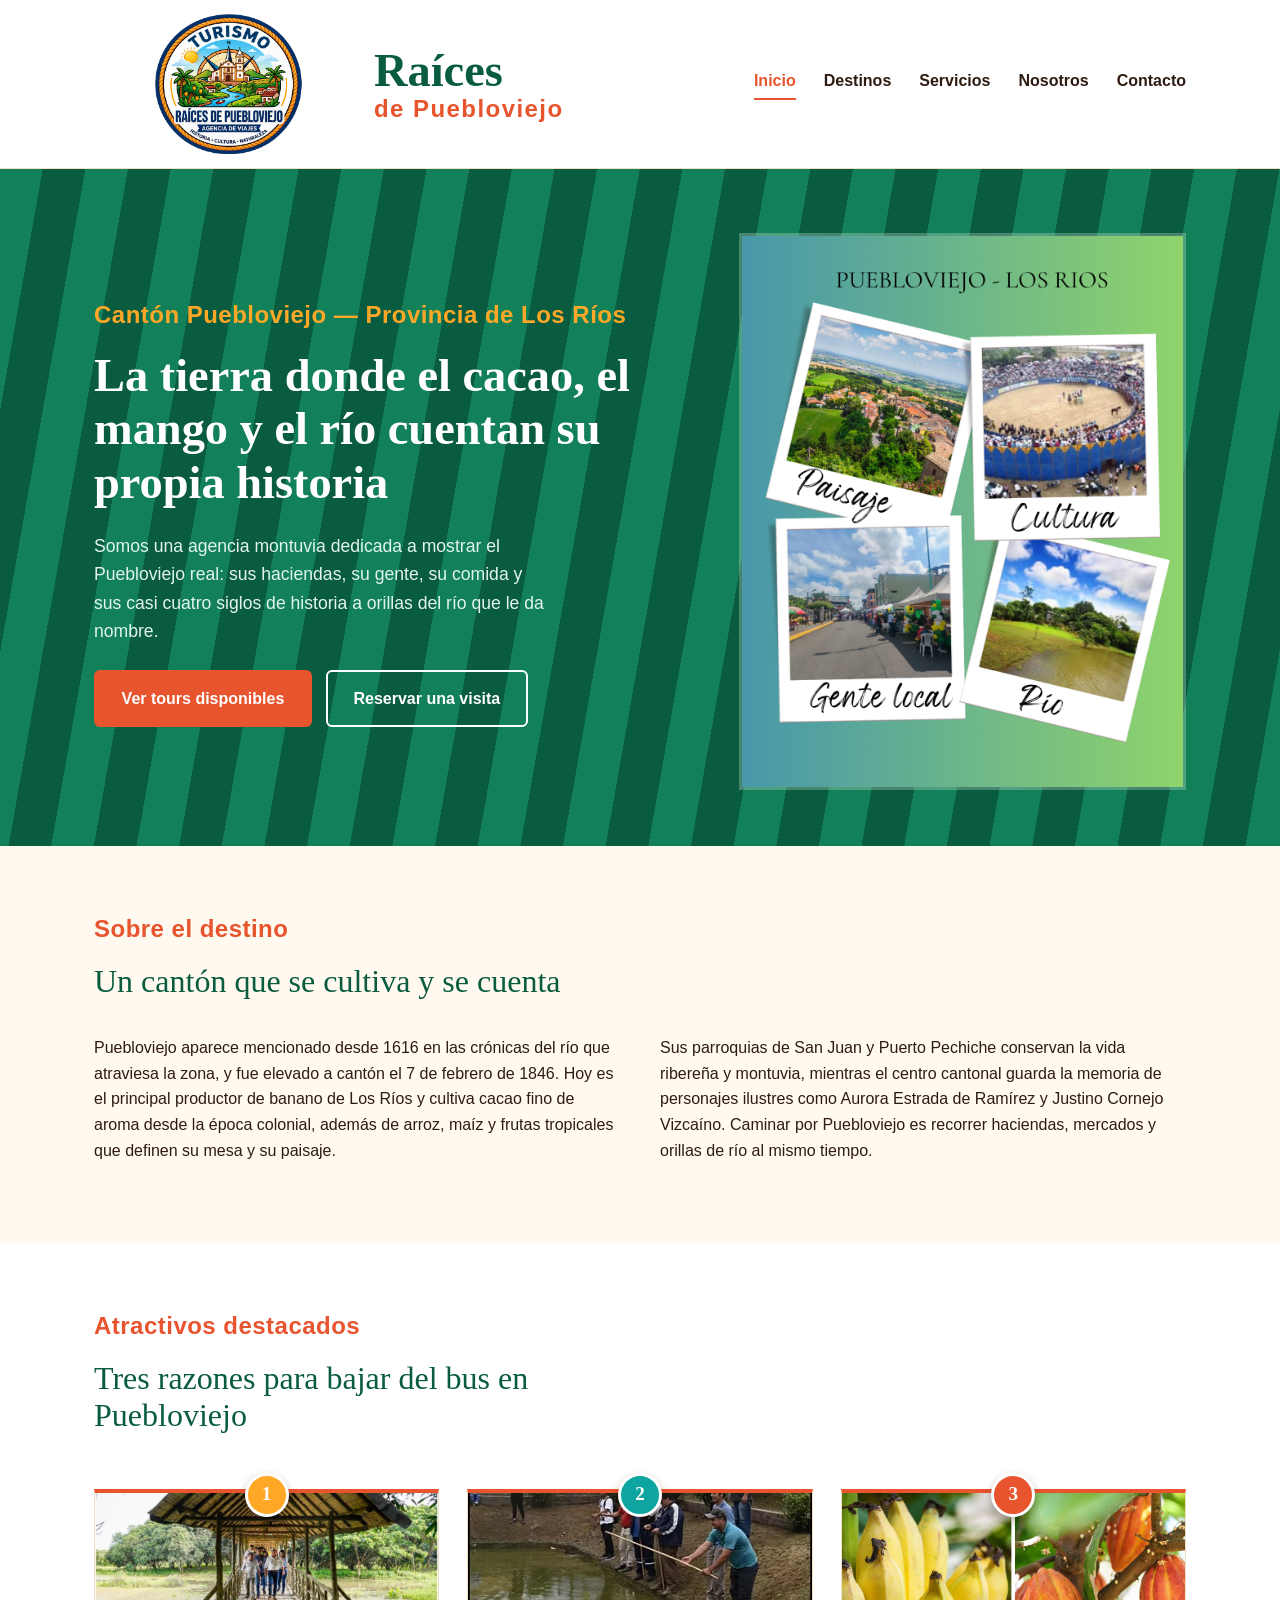
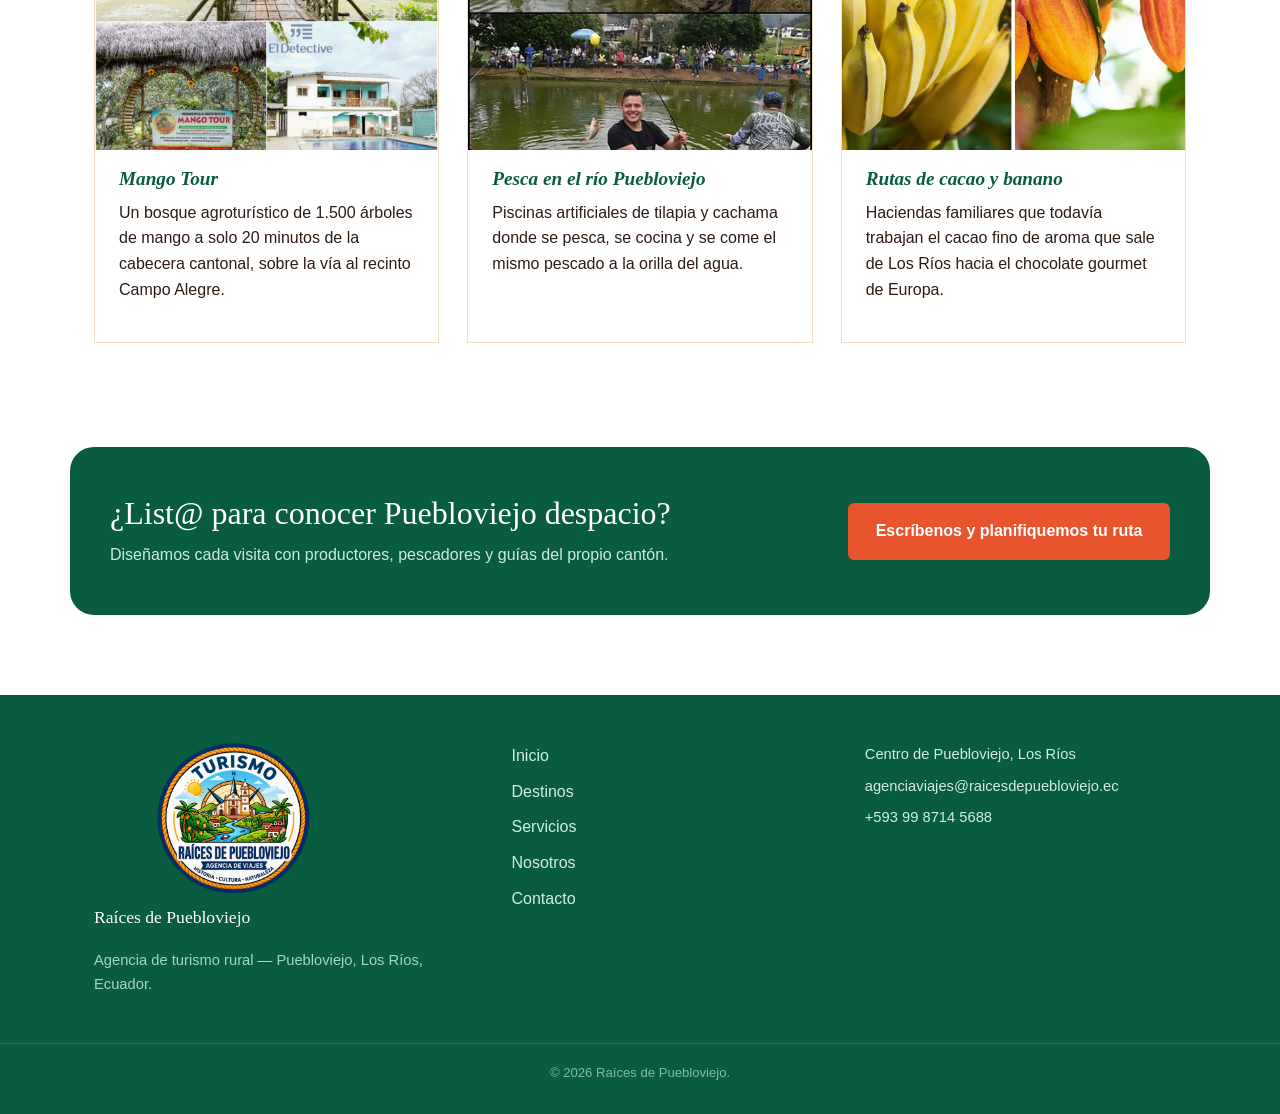
<file: index.html>
<!DOCTYPE html>
<html lang="es">
<head>
<meta charset="UTF-8">
<meta name="viewport" content="width=device-width, initial-scale=1.0">
<title>Raíces de Puebloviejo | Turismo rural, historia y sabor en Los Ríos</title>
<meta name="description" content="Agencia de turismo rural en Puebloviejo, Los Ríos. Tours de agroturismo, gastronomía montuvia, historia local y pesca deportiva a orillas del río Puebloviejo.">
<link rel="icon" href="images/mi-icono.jpg" type="image/jpeg">
<link rel="stylesheet" href="css/styles.css">
</head>
<body>

<header class="site-header">
  <div class="container header-inner">
    <a class="brand" href="index.html">
      <img src="images/mi-icono.png" alt="" class="brand-mark" width="270" height="140">
      <span class="brand-text">Raíces<em>de Puebloviejo</em></span>
    </a>
    <input type="checkbox" id="menu-toggle" class="menu-toggle-input">
    <label for="menu-toggle" class="menu-toggle-btn" aria-label="Abrir menú">
      <span></span><span></span><span></span>
    </label>
    <nav class="main-nav" aria-label="Navegación principal">
      <a href="index.html" class="active">Inicio</a>
      <a href="destinos.html">Destinos</a>
      <a href="servicios.html">Servicios</a>
      <a href="nosotros.html">Nosotros</a>
      <a href="contacto.html">Contacto</a>
    </nav>
  </div>
</header>

<main>

  <section class="hero">
    <div class="container hero-inner">
      <div class="hero-copy">
        <p class="eyebrow">Cantón Puebloviejo — Provincia de Los Ríos</p>
        <h1>La tierra donde el cacao, el mango y el río cuentan su propia historia</h1>
        <p class="hero-lead">Somos una agencia montuvia dedicada a mostrar el Puebloviejo real: sus haciendas, su gente, su comida y sus casi cuatro siglos de historia a orillas del río que le da nombre.</p>
        <div class="hero-actions">
          <a href="servicios.html" class="btn btn-primary">Ver tours disponibles</a>
          <a href="contacto.html" class="btn btn-outline">Reservar una visita</a>
        </div>
      </div>
      <div class="hero-art">
        <img src="images/hero.png" alt="Paisaje rural de Puebloviejo con cultivos y el río" class="hero-img">
      </div>
    </div>
  </section>

  <section class="section strip-bg">
    <div class="container">
      <div class="section-head">
        <p class="eyebrow">Sobre el destino</p>
        <h2>Un cantón que se cultiva y se cuenta</h2>
      </div>
      <div class="intro-grid">
        <p>Puebloviejo aparece mencionado desde 1616 en las crónicas del río que atraviesa la zona, y fue elevado a cantón el 7 de febrero de 1846. Hoy es el principal productor de banano de Los Ríos y cultiva cacao fino de aroma desde la época colonial, además de arroz, maíz y frutas tropicales que definen su mesa y su paisaje.</p>
        <p>Sus parroquias de San Juan y Puerto Pechiche conservan la vida ribereña y montuvia, mientras el centro cantonal guarda la memoria de personajes ilustres como Aurora Estrada de Ramírez y Justino Cornejo Vizcaíno. Caminar por Puebloviejo es recorrer haciendas, mercados y orillas de río al mismo tiempo.</p>
      </div>
    </div>
  </section>

  <section class="section">
    <div class="container">
      <div class="section-head">
        <p class="eyebrow">Atractivos destacados</p>
        <h2>Tres razones para bajar del bus en Puebloviejo</h2>
      </div>
      <div class="feature-grid">
        <article class="feature-card">
          <span class="feature-number num-dorado">1</span>
          <div class="feature-image-wrap">
            <img src="images/destacado-mango_tour.jpg" alt="Mango Tour en Puebloviejo" class="feature-image">
          </div>
          <h3><em><strong>Mango Tour</strong></em></h3>
          <p>Un bosque agroturístico de 1.500 árboles de mango a solo 20 minutos de la cabecera cantonal, sobre la vía al recinto Campo Alegre.</p>
        </article>
        <article class="feature-card">
          <span class="feature-number num-azul">2</span>
          <div class="feature-image-wrap">
            <img src="images/atractivo-destacado-pesca.jpg" alt="Pesca deportiva en el río Puebloviejo" class="feature-image">
          </div>
          <h3><em><strong>Pesca en el río Puebloviejo</strong></em></h3>
          <p>Piscinas artificiales de tilapia y cachama donde se pesca, se cocina y se come el mismo pescado a la orilla del agua.</p>
        </article>
        <article class="feature-card">
          <span class="feature-number">3</span>
          <div class="feature-image-wrap">
            <img src="images/atractivo-destacado-cacao.jpg" alt="Hacienda de cacao en Puebloviejo" class="feature-image">
          </div>
          <h3><em><strong>Rutas de cacao y banano</strong></em></h3>
          <p>Haciendas familiares que todavía trabajan el cacao fino de aroma que sale de Los Ríos hacia el chocolate gourmet de Europa.</p>
        </article>
      </div>
    </div>
  </section>

  <section class="cta-band">
    <div class="container cta-inner">
      <div>
        <h2>¿List@ para conocer Puebloviejo despacio?</h2>
        <p>Diseñamos cada visita con productores, pescadores y guías del propio cantón.</p>
      </div>
      <a href="contacto.html" class="btn btn-primary">Escríbenos y planifiquemos tu ruta</a>
    </div>
  </section>

</main>

<footer class="site-footer">
  <div class="container footer-inner">
    <div class="footer-brand">
      <img src="images/mi-icono.png" alt="" class="brand-mark" width="280" height="150">
      <span>Raíces de Puebloviejo</span>
      <p>Agencia de turismo rural — Puebloviejo, Los Ríos, Ecuador.</p>
    </div>
    <nav class="footer-nav" aria-label="Enlaces del pie de página">
      <a href="index.html">Inicio</a>
      <a href="destinos.html">Destinos</a>
      <a href="servicios.html">Servicios</a>
      <a href="nosotros.html">Nosotros</a>
      <a href="contacto.html">Contacto</a>
    </nav>
    <div class="footer-contact">
      <p>Centro de Puebloviejo, Los Ríos</p>
      <p>agenciaviajes@raicesdepuebloviejo.ec</p>
      <p>+593 99 8714 5688</p>
    </div>
  </div>
  <div class="footer-bottom">
    <p>&copy; 2026 Raíces de Puebloviejo.</p>
  </div>
</footer>

</body>
</html>
</file>
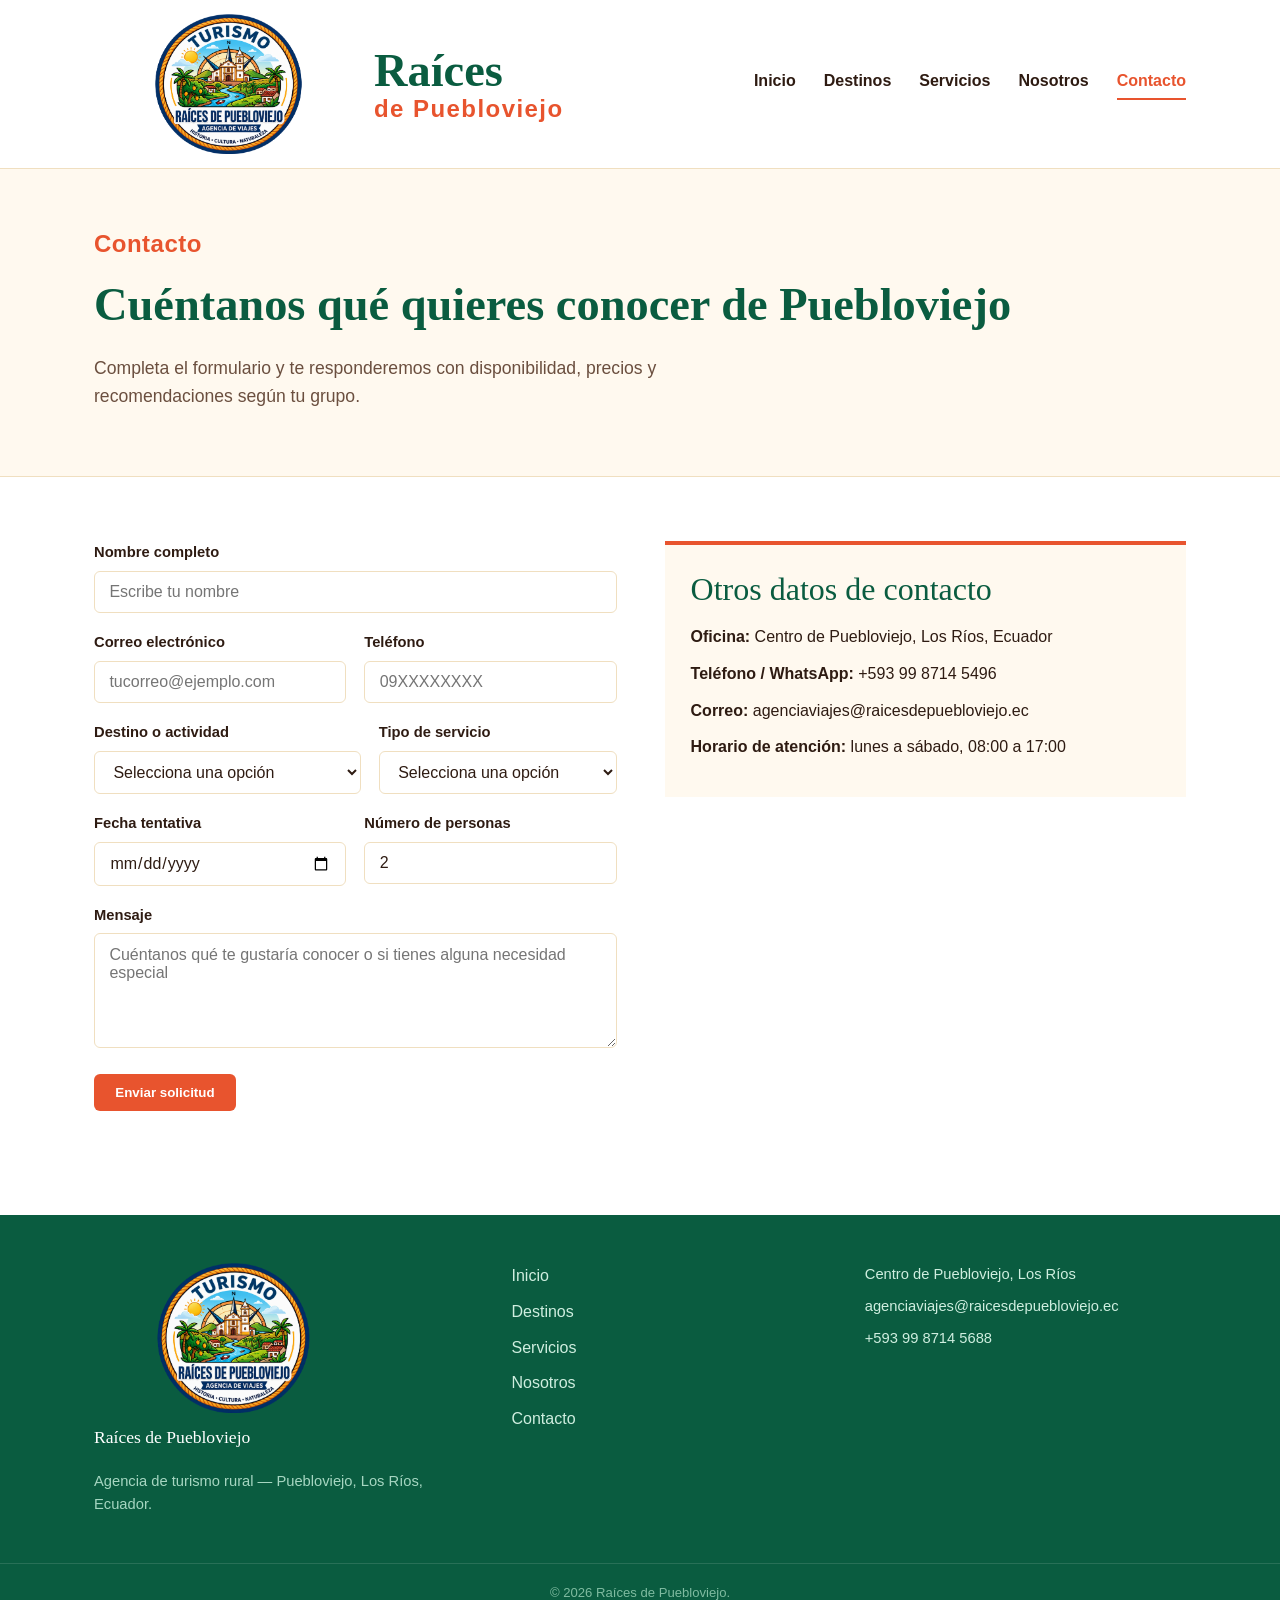
<file: contacto.html>
<!DOCTYPE html>
<html lang="es">
<head>
<meta charset="UTF-8">
<meta name="viewport" content="width=device-width, initial-scale=1.0">
<title>Contacto y reservas | Raíces de Puebloviejo</title>
<meta name="description" content="Contáctanos para reservar un tour en Puebloviejo, Los Ríos. Formulario de reserva y datos de contacto de Raíces de Puebloviejo.">
<link rel="icon" href="images/mi-icono.jpg" type="image/jpeg">
<link rel="stylesheet" href="css/styles.css">
</head>
<body>

<header class="site-header">
  <div class="container header-inner">
    <a class="brand" href="index.html">
      <img src="images/mi-icono.png" alt="" class="brand-mark" width="270" height="140">
      <span class="brand-text">Raíces<em>de Puebloviejo</em></span>
    </a>
    <input type="checkbox" id="menu-toggle" class="menu-toggle-input">
    <label for="menu-toggle" class="menu-toggle-btn" aria-label="Abrir menú">
      <span></span><span></span><span></span>
    </label>
    <nav class="main-nav" aria-label="Navegación principal">
      <a href="index.html">Inicio</a>
      <a href="destinos.html">Destinos</a>
      <a href="servicios.html">Servicios</a>
      <a href="nosotros.html">Nosotros</a>
      <a href="contacto.html" class="active">Contacto</a>
    </nav>
  </div>
</header>

<main>

  <section class="page-hero">
    <div class="container">
      <p class="eyebrow">Contacto</p>
      <h1>Cuéntanos qué quieres conocer de Puebloviejo</h1>
      <p class="hero-lead">Completa el formulario y te responderemos con disponibilidad, precios y recomendaciones según tu grupo.</p>
    </div>
  </section>

  <section class="section">
    <div class="container two-col contact-layout">

      <form class="contact-form" action="#" method="post">
        <div class="form-row">
          <label for="nombre">Nombre completo</label>
          <input type="text" id="nombre" name="nombre" placeholder="Escribe tu nombre" required>
        </div>

        <div class="form-row form-row-split">
          <div>
            <label for="correo">Correo electrónico</label>
            <input type="email" id="correo" name="correo" placeholder="tucorreo@ejemplo.com" required>
          </div>
          <div>
            <label for="telefono">Teléfono</label>
            <input type="tel" id="telefono" name="telefono" placeholder="09XXXXXXXX" pattern="[0-9]{7,10}" required>
          </div>
        </div>

        <div class="form-row form-row-split">
          <div>
            <label for="destino">Destino o actividad</label>
            <select id="destino" name="destino" required>
              <option value="" disabled selected>Selecciona una opción</option>
              <option value="mango-tour">Mango Tour</option>
              <option value="haciendas-cacao">Haciendas de cacao y banano</option>
              <option value="pesca">Pesca deportiva en el río</option>
              <option value="museo">Museo y centro histórico</option>
              <option value="puerto-pechiche">Puerto Pechiche rural</option>
              <option value="fin-de-semana">Fin de semana montuvio</option>
            </select>
          </div>
          <div>
            <label for="tipo-servicio">Tipo de servicio</label>
            <select id="tipo-servicio" name="tipo-servicio" required>
              <option value="" disabled selected>Selecciona una opción</option>
              <option value="tour-medio-dia">Tour de medio día</option>
              <option value="tour-dia-completo">Tour de día completo</option>
              <option value="paquete-fin-semana">Paquete de fin de semana</option>
              <option value="a-medida">Paquete a medida</option>
            </select>
          </div>
        </div>

        <div class="form-row form-row-split">
          <div>
            <label for="fecha">Fecha tentativa</label>
            <input type="date" id="fecha" name="fecha" required>
          </div>
          <div>
            <label for="personas">Número de personas</label>
            <input type="number" id="personas" name="personas" min="1" max="30" value="2" required>
          </div>
        </div>

        <div class="form-row">
          <label for="mensaje">Mensaje</label>
          <textarea id="mensaje" name="mensaje" rows="5" placeholder="Cuéntanos qué te gustaría conocer o si tienes alguna necesidad especial"></textarea>
        </div>

        <button type="submit" class="btn btn-primary btn-submit">Enviar solicitud</button>
      </form>

      <aside class="contact-info">
        <h2>Otros datos de contacto</h2>
        <p><strong>Oficina:</strong> Centro de Puebloviejo, Los Ríos, Ecuador</p>
        <p><strong>Teléfono / WhatsApp:</strong> +593 99 8714 5496</p>
        <p><strong>Correo:</strong> agenciaviajes@raicesdepuebloviejo.ec</p>
        <p><strong>Horario de atención:</strong> lunes a sábado, 08:00 a 17:00</p>
      </aside>

    </div>
  </section>

</main>

<footer class="site-footer">
  <div class="container footer-inner">
    <div class="footer-brand">
      <img src="images/mi-icono.png" alt="" class="brand-mark" width="280" height="150">
      <span>Raíces de Puebloviejo</span>
      <p>Agencia de turismo rural — Puebloviejo, Los Ríos, Ecuador.</p>
    </div>
    <nav class="footer-nav" aria-label="Enlaces del pie de página">
      <a href="index.html">Inicio</a>
      <a href="destinos.html">Destinos</a>
      <a href="servicios.html">Servicios</a>
      <a href="nosotros.html">Nosotros</a>
      <a href="contacto.html">Contacto</a>
    </nav>
    <div class="footer-contact">
      <p>Centro de Puebloviejo, Los Ríos</p>
      <p>agenciaviajes@raicesdepuebloviejo.ec</p>
      <p>+593 99 8714 5688</p>
    </div>
  </div>
  <div class="footer-bottom">
    <p>&copy; 2026 Raíces de Puebloviejo.</p>
  </div>
</footer>

</body>
</html>
</file>
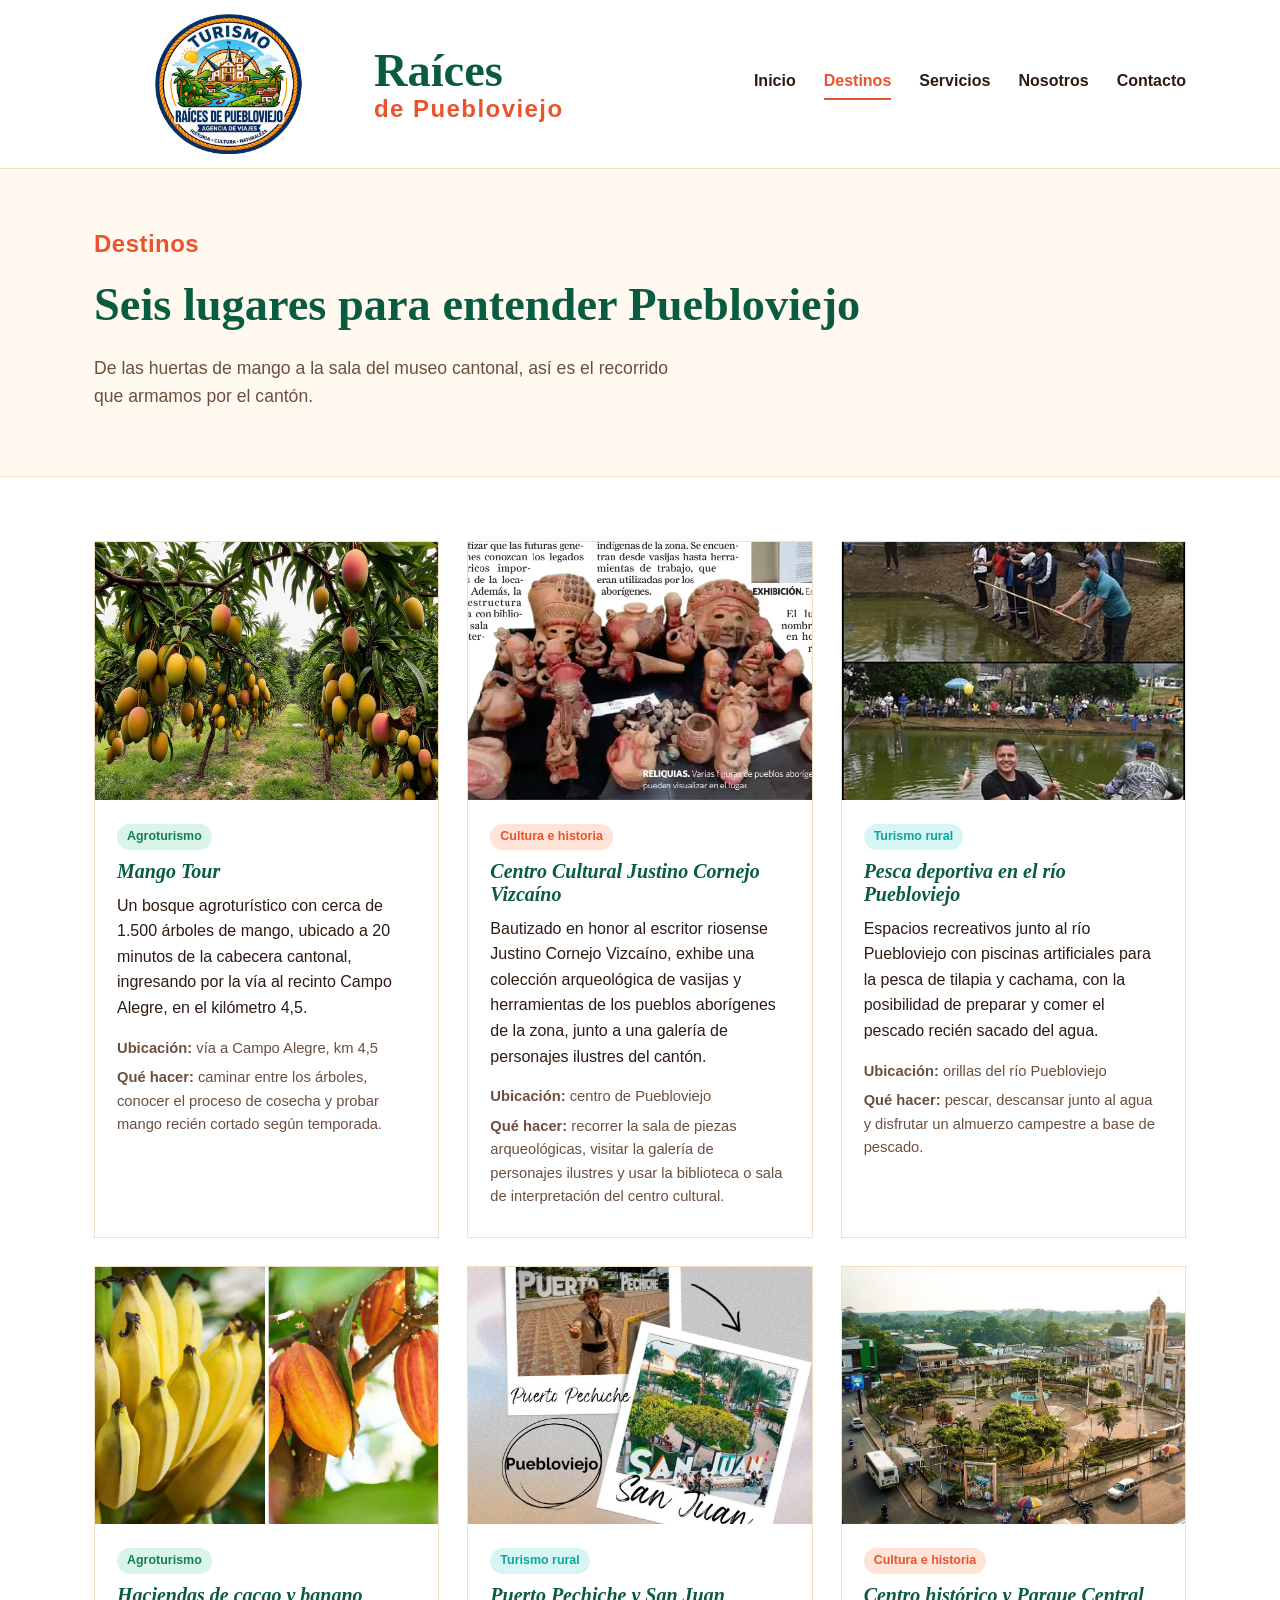
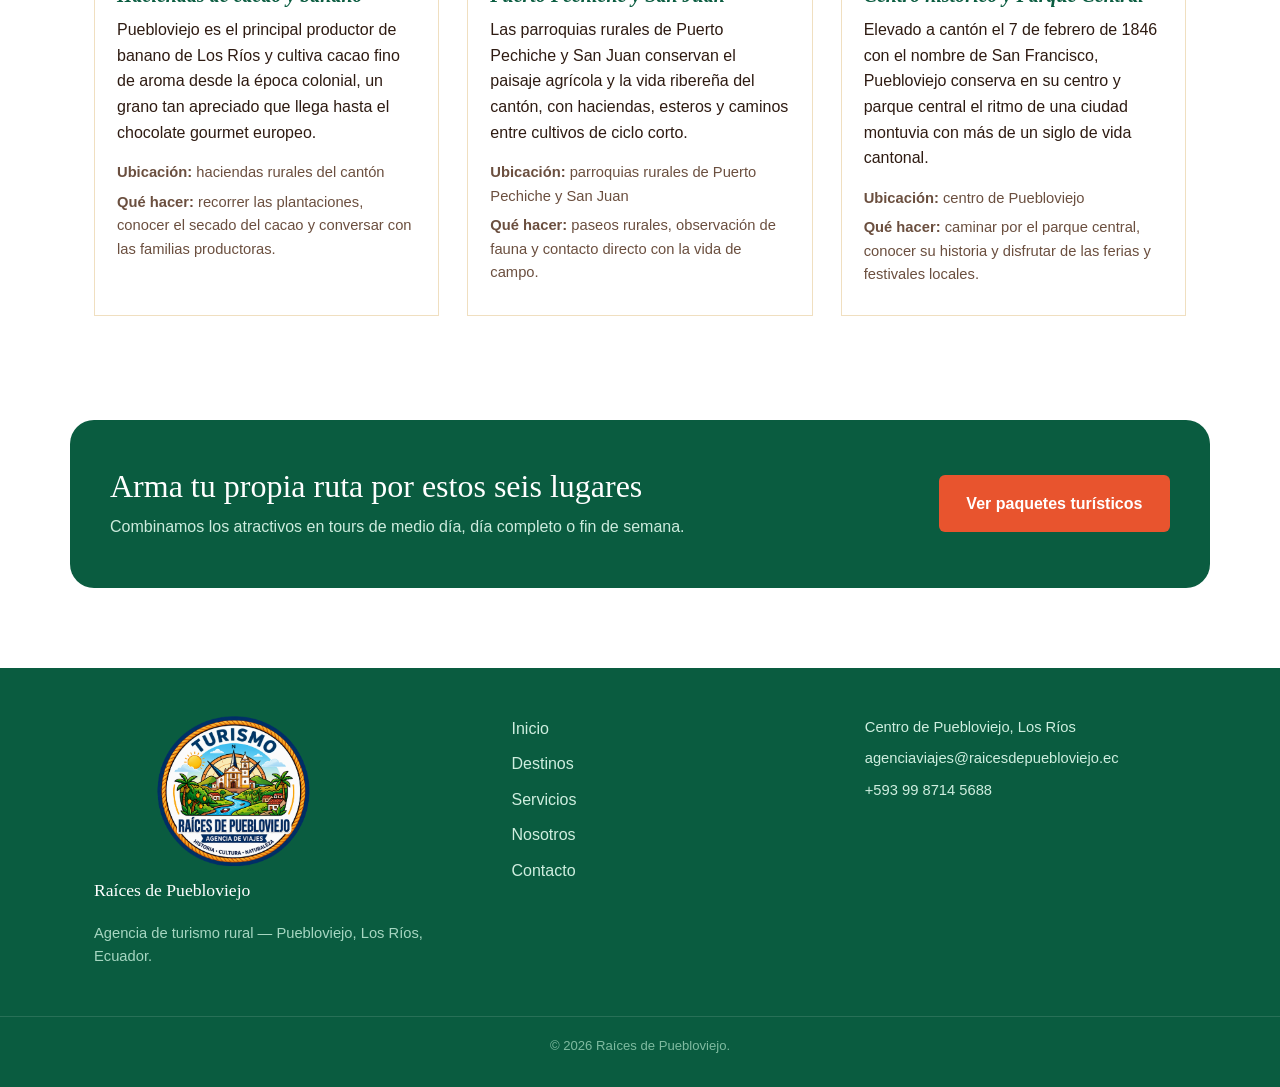
<file: destinos.html>
<!DOCTYPE html>
<html lang="es">
<head>
<meta charset="UTF-8">
<meta name="viewport" content="width=device-width, initial-scale=1.0">
<title>Destinos y atractivos | Raíces de Puebloviejo</title>
<meta name="description" content="Descubre los principales atractivos turísticos de Puebloviejo, Los Ríos: Mango Tour, haciendas de cacao, el río Puebloviejo, su museo y su centro histórico.">
<link rel="icon" href="images/mi-icono.jpg" type="image/jpeg">
<link rel="stylesheet" href="css/styles.css">
</head>
<body>

<header class="site-header">
  <div class="container header-inner">
    <a class="brand" href="index.html">
      <img src="images/mi-icono.png" alt="" class="brand-mark" width="270" height="140">
      <span class="brand-text">Raíces<em>de Puebloviejo</em></span>
    </a>
    <input type="checkbox" id="menu-toggle" class="menu-toggle-input">
    <label for="menu-toggle" class="menu-toggle-btn" aria-label="Abrir menú">
      <span></span><span></span><span></span>
    </label>
    <nav class="main-nav" aria-label="Navegación principal">
      <a href="index.html">Inicio</a>
      <a href="destinos.html" class="active">Destinos</a>
      <a href="servicios.html">Servicios</a>
      <a href="nosotros.html">Nosotros</a>
      <a href="contacto.html">Contacto</a>
    </nav>
  </div>
</header>

<main>

  <section class="page-hero">
    <div class="container">
      <p class="eyebrow">Destinos</p>
      <h1>Seis lugares para entender Puebloviejo</h1>
      <p class="hero-lead">De las huertas de mango a la sala del museo cantonal, así es el recorrido que armamos por el cantón.</p>
    </div>
  </section>

  <section class="section">
    <div class="container">
      <div class="attraction-grid">

        <article class="attraction-card">
          <div class="attraction-media">
            <img src="images/atractivo-mango.jpg" alt="Bosque de mangos de Mango Tour en Puebloviejo">
          </div>
          <div class="attraction-body">
            <span class="tag tag-agro"><strong>Agroturismo</strong></span>
            <h2><em><strong>Mango Tour</strong></em></h2>
            <p>Un bosque agroturístico con cerca de 1.500 árboles de mango, ubicado a 20 minutos de la cabecera cantonal, ingresando por la vía al recinto Campo Alegre, en el kilómetro 4,5.</p>
            <p class="attraction-meta"><strong>Ubicación:</strong> vía a Campo Alegre, km 4,5</p>
            <p class="attraction-meta"><strong>Qué hacer:</strong> caminar entre los árboles, conocer el proceso de cosecha y probar mango recién cortado según temporada.</p>
          </div>
        </article>

        <article class="attraction-card">
          <div class="attraction-media">
            <img src="images/atractivo-museo.jpg" alt="Centro Cultural Justino Cornejo Vizcaíno en Puebloviejo">
          </div>
          <div class="attraction-body">
            <span class="tag tag-cultura"><strong>Cultura e historia</strong></span>
            <h2><em><strong>Centro Cultural Justino Cornejo Vizcaíno</strong></em></h2>
            <p>Bautizado en honor al escritor riosense Justino Cornejo Vizcaíno, exhibe una colección arqueológica de vasijas y herramientas de los pueblos aborígenes de la zona, junto a una galería de personajes ilustres del cantón.</p>
            <p class="attraction-meta"><strong>Ubicación:</strong> centro de Puebloviejo</p>
            <p class="attraction-meta"><strong>Qué hacer:</strong> recorrer la sala de piezas arqueológicas, visitar la galería de personajes ilustres y usar la biblioteca o sala de interpretación del centro cultural.</p>
          </div>
        </article>

        <article class="attraction-card">
          <div class="attraction-media">
            <img src="images/atractivo-destacado-pesca.jpg" alt="Pesca deportiva de tilapia y cachama en el río Puebloviejo">
          </div>
          <div class="attraction-body">
            <span class="tag tag-rio"><strong>Turismo rural</strong></span>
            <h2><em><strong>Pesca deportiva en el río Puebloviejo</strong></em></h2>
            <p>Espacios recreativos junto al río Puebloviejo con piscinas artificiales para la pesca de tilapia y cachama, con la posibilidad de preparar y comer el pescado recién sacado del agua.</p>
            <p class="attraction-meta"><strong>Ubicación:</strong> orillas del río Puebloviejo</p>
            <p class="attraction-meta"><strong>Qué hacer:</strong> pescar, descansar junto al agua y disfrutar un almuerzo campestre a base de pescado.</p>
          </div>
        </article>

        <article class="attraction-card">
          <div class="attraction-media">
            <img src="images/atractivo-destacado-cacao.jpg" alt="Hacienda de cacao y banano en Puebloviejo">
          </div>
          <div class="attraction-body">
            <span class="tag tag-agro"><strong>Agroturismo</strong></span>
            <h2><em><strong>Haciendas de cacao y banano</strong></em></h2>
            <p>Puebloviejo es el principal productor de banano de Los Ríos y cultiva cacao fino de aroma desde la época colonial, un grano tan apreciado que llega hasta el chocolate gourmet europeo.</p>
            <p class="attraction-meta"><strong>Ubicación:</strong> haciendas rurales del cantón</p>
            <p class="attraction-meta"><strong>Qué hacer:</strong> recorrer las plantaciones, conocer el secado del cacao y conversar con las familias productoras.</p>
          </div>
        </article>

        <article class="attraction-card">
          <div class="attraction-media">
            <img src="images/atractivo-pechiche.jpg" alt="Paisaje rural de Puerto Pechiche y San Juan">
          </div>
          <div class="attraction-body">
            <span class="tag tag-rio"><strong>Turismo rural</strong></span>
            <h2><em><strong>Puerto Pechiche y San Juan</strong></em></h2>
            <p>Las parroquias rurales de Puerto Pechiche y San Juan conservan el paisaje agrícola y la vida ribereña del cantón, con haciendas, esteros y caminos entre cultivos de ciclo corto.</p>
            <p class="attraction-meta"><strong>Ubicación:</strong> parroquias rurales de Puerto Pechiche y San Juan</p>
            <p class="attraction-meta"><strong>Qué hacer:</strong> paseos rurales, observación de fauna y contacto directo con la vida de campo.</p>
          </div>
        </article>

        <article class="attraction-card">
          <div class="attraction-media">
            <img src="images/atractivo-centro.jpg" alt="Centro histórico y parque central de Puebloviejo">
          </div>
          <div class="attraction-body">
            <span class="tag tag-cultura"><strong>Cultura e historia</strong></span>
            <h2><em><strong>Centro histórico y Parque Central</strong></em></h2>
            <p>Elevado a cantón el 7 de febrero de 1846 con el nombre de San Francisco, Puebloviejo conserva en su centro y parque central el ritmo de una ciudad montuvia con más de un siglo de vida cantonal.</p>
            <p class="attraction-meta"><strong>Ubicación:</strong> centro de Puebloviejo</p>
            <p class="attraction-meta"><strong>Qué hacer:</strong> caminar por el parque central, conocer su historia y disfrutar de las ferias y festivales locales.</p>
          </div>
        </article>

      </div>
    </div>
  </section>

  <section class="cta-band">
    <div class="container cta-inner">
      <div>
        <h2>Arma tu propia ruta por estos seis lugares</h2>
        <p>Combinamos los atractivos en tours de medio día, día completo o fin de semana.</p>
      </div>
      <a href="servicios.html" class="btn btn-primary">Ver paquetes turísticos</a>
    </div>
  </section>

</main>

<footer class="site-footer">
  <div class="container footer-inner">
    <div class="footer-brand">
      <img src="images/mi-icono.png" alt="" class="brand-mark" width="280" height="150">
      <span>Raíces de Puebloviejo</span>
      <p>Agencia de turismo rural — Puebloviejo, Los Ríos, Ecuador.</p>
    </div>
    <nav class="footer-nav" aria-label="Enlaces del pie de página">
      <a href="index.html">Inicio</a>
      <a href="destinos.html">Destinos</a>
      <a href="servicios.html">Servicios</a>
      <a href="nosotros.html">Nosotros</a>
      <a href="contacto.html">Contacto</a>
    </nav>
    <div class="footer-contact">
      <p>Centro de Puebloviejo, Los Ríos</p>
      <p>agenciaviajes@raicesdepuebloviejo.ec</p>
      <p>+593 99 8714 5688</p>
    </div>
  </div>
  <div class="footer-bottom">
    <p>&copy; 2026 Raíces de Puebloviejo.</p>
  </div>
</footer>

</body>
</html>
</file>
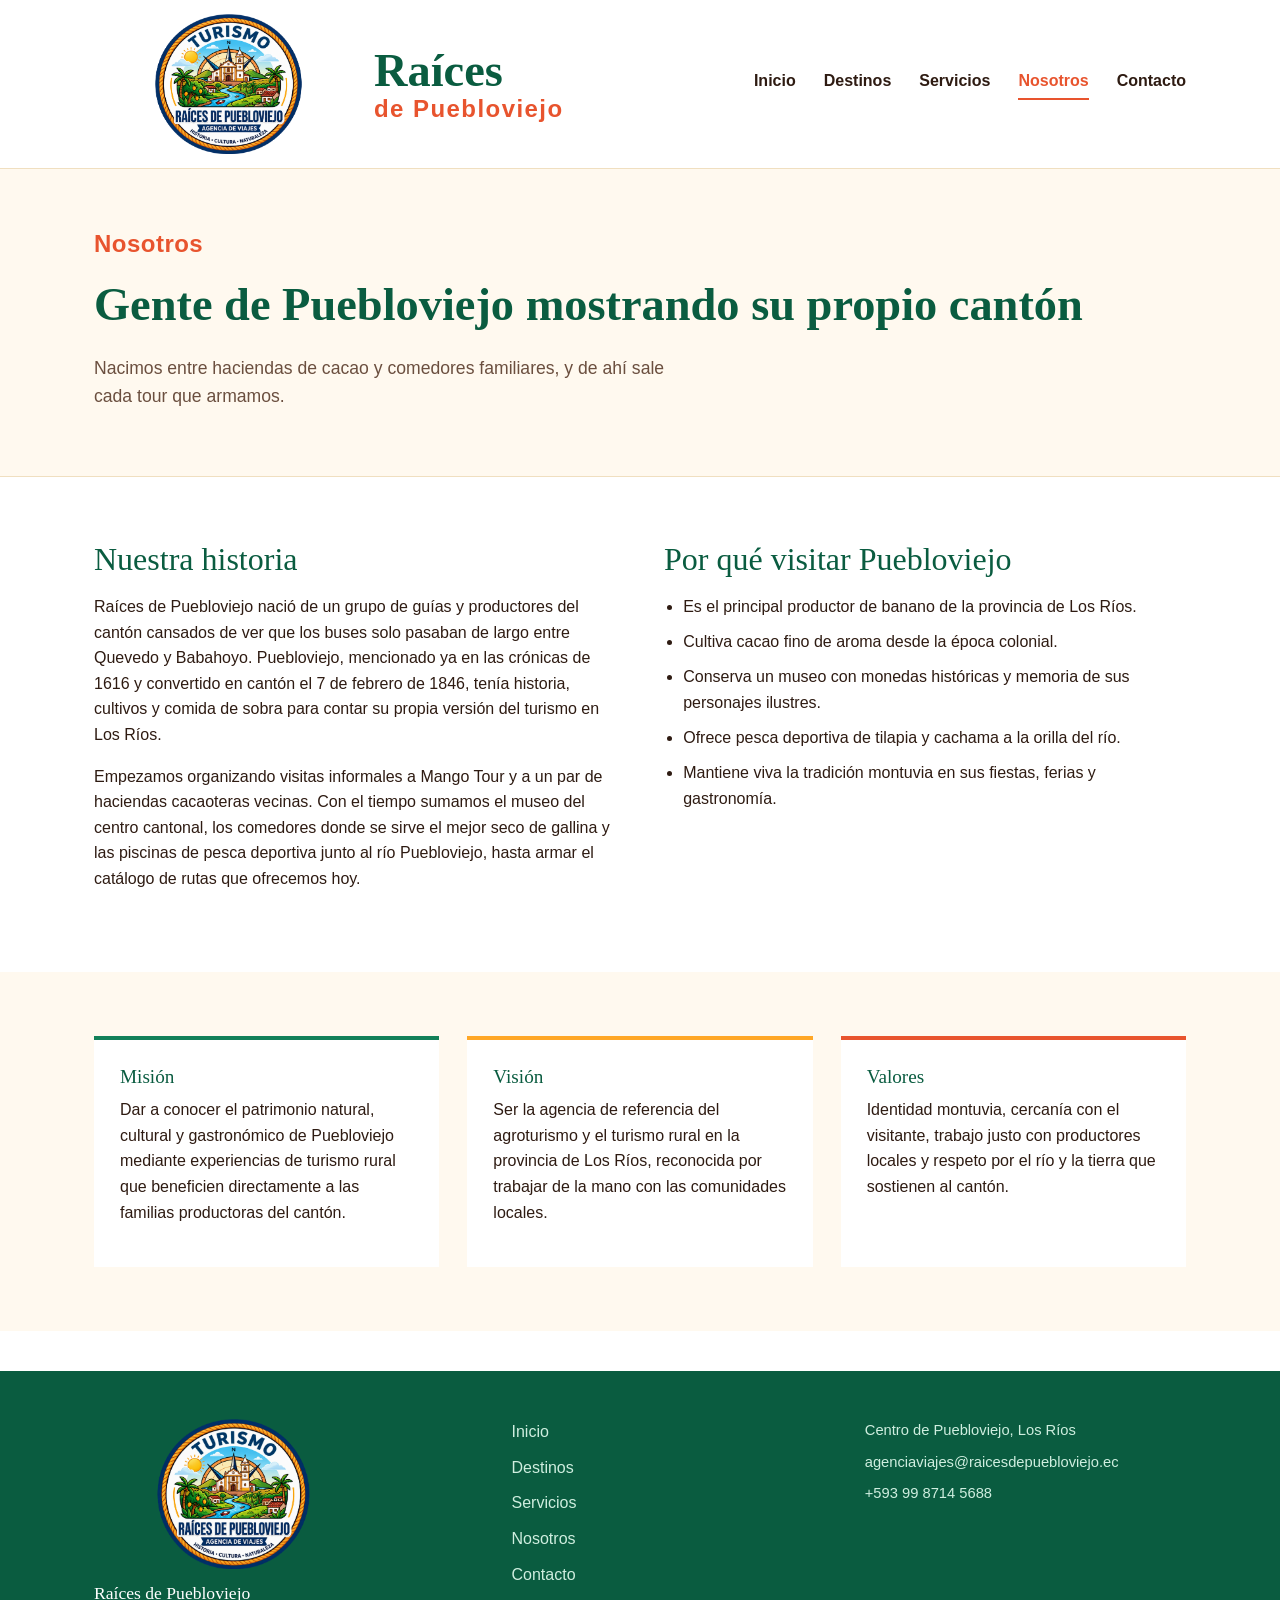
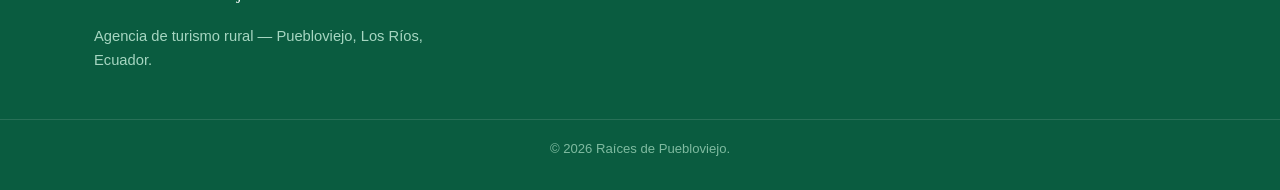
<file: nosotros.html>
<!DOCTYPE html>
<html lang="es">
<head>
<meta charset="UTF-8">
<meta name="viewport" content="width=device-width, initial-scale=1.0">
<title>Nosotros | Raíces de Puebloviejo</title>
<meta name="description" content="Conoce la historia, misión, visión y valores de Raíces de Puebloviejo, agencia de turismo rural en Los Ríos, Ecuador.">
<link rel="icon" href="images/mi-icono.jpg" type="image/jpeg">
<link rel="stylesheet" href="css/styles.css">
</head>
<body>

<header class="site-header">
  <div class="container header-inner">
    <a class="brand" href="index.html">
      <img src="images/mi-icono.png" alt="" class="brand-mark" width="270" height="140">
      <span class="brand-text">Raíces<em>de Puebloviejo</em></span>
    </a>
    <input type="checkbox" id="menu-toggle" class="menu-toggle-input">
    <label for="menu-toggle" class="menu-toggle-btn" aria-label="Abrir menú">
      <span></span><span></span><span></span>
    </label>
    <nav class="main-nav" aria-label="Navegación principal">
      <a href="index.html">Inicio</a>
      <a href="destinos.html">Destinos</a>
      <a href="servicios.html">Servicios</a>
      <a href="nosotros.html" class="active">Nosotros</a>
      <a href="contacto.html">Contacto</a>
    </nav>
  </div>
</header>

<main>

  <section class="page-hero">
    <div class="container">
      <p class="eyebrow">Nosotros</p>
      <h1>Gente de Puebloviejo mostrando su propio cantón</h1>
      <p class="hero-lead">Nacimos entre haciendas de cacao y comedores familiares, y de ahí sale cada tour que armamos.</p>
    </div>
  </section>

  <section class="section">
    <div class="container two-col">
      <div>
        <h2>Nuestra historia</h2>
        <p>Raíces de Puebloviejo nació de un grupo de guías y productores del cantón cansados de ver que los buses solo pasaban de largo entre Quevedo y Babahoyo. Puebloviejo, mencionado ya en las crónicas de 1616 y convertido en cantón el 7 de febrero de 1846, tenía historia, cultivos y comida de sobra para contar su propia versión del turismo en Los Ríos.</p>
        <p>Empezamos organizando visitas informales a Mango Tour y a un par de haciendas cacaoteras vecinas. Con el tiempo sumamos el museo del centro cantonal, los comedores donde se sirve el mejor seco de gallina y las piscinas de pesca deportiva junto al río Puebloviejo, hasta armar el catálogo de rutas que ofrecemos hoy.</p>
      </div>
      <div>
        <h2>Por qué visitar Puebloviejo</h2>
        <ul class="reasons-list">
          <li>Es el principal productor de banano de la provincia de Los Ríos.</li>
          <li>Cultiva cacao fino de aroma desde la época colonial.</li>
          <li>Conserva un museo con monedas históricas y memoria de sus personajes ilustres.</li>
          <li>Ofrece pesca deportiva de tilapia y cachama a la orilla del río.</li>
          <li>Mantiene viva la tradición montuvia en sus fiestas, ferias y gastronomía.</li>
        </ul>
      </div>
    </div>
  </section>

  <section class="section strip-bg">
    <div class="container">
      <div class="mvv-grid">
        <div class="mvv-card mvv-verde">
          <h3>Misión</h3>
          <p>Dar a conocer el patrimonio natural, cultural y gastronómico de Puebloviejo mediante experiencias de turismo rural que beneficien directamente a las familias productoras del cantón.</p>
        </div>
        <div class="mvv-card mvv-dorado">
          <h3>Visión</h3>
          <p>Ser la agencia de referencia del agroturismo y el turismo rural en la provincia de Los Ríos, reconocida por trabajar de la mano con las comunidades locales.</p>
        </div>
        <div class="mvv-card mvv-terracota">
          <h3>Valores</h3>
          <p>Identidad montuvia, cercanía con el visitante, trabajo justo con productores locales y respeto por el río y la tierra que sostienen al cantón.</p>
        </div>
      </div>
    </div>
  </section>

</main>

<footer class="site-footer">
  <div class="container footer-inner">
    <div class="footer-brand">
      <img src="images/mi-icono.png" alt="" class="brand-mark" width="280" height="150">
      <span>Raíces de Puebloviejo</span>
      <p>Agencia de turismo rural — Puebloviejo, Los Ríos, Ecuador.</p>
    </div>
    <nav class="footer-nav" aria-label="Enlaces del pie de página">
      <a href="index.html">Inicio</a>
      <a href="destinos.html">Destinos</a>
      <a href="servicios.html">Servicios</a>
      <a href="nosotros.html">Nosotros</a>
      <a href="contacto.html">Contacto</a>
    </nav>
    <div class="footer-contact">
      <p>Centro de Puebloviejo, Los Ríos</p>
      <p>agenciaviajes@raicesdepuebloviejo.ec</p>
      <p>+593 99 8714 5688</p>
    </div>
  </div>
  <div class="footer-bottom">
    <p>&copy; 2026 Raíces de Puebloviejo.</p>
  </div>
</footer>

</body>
</html>
</file>
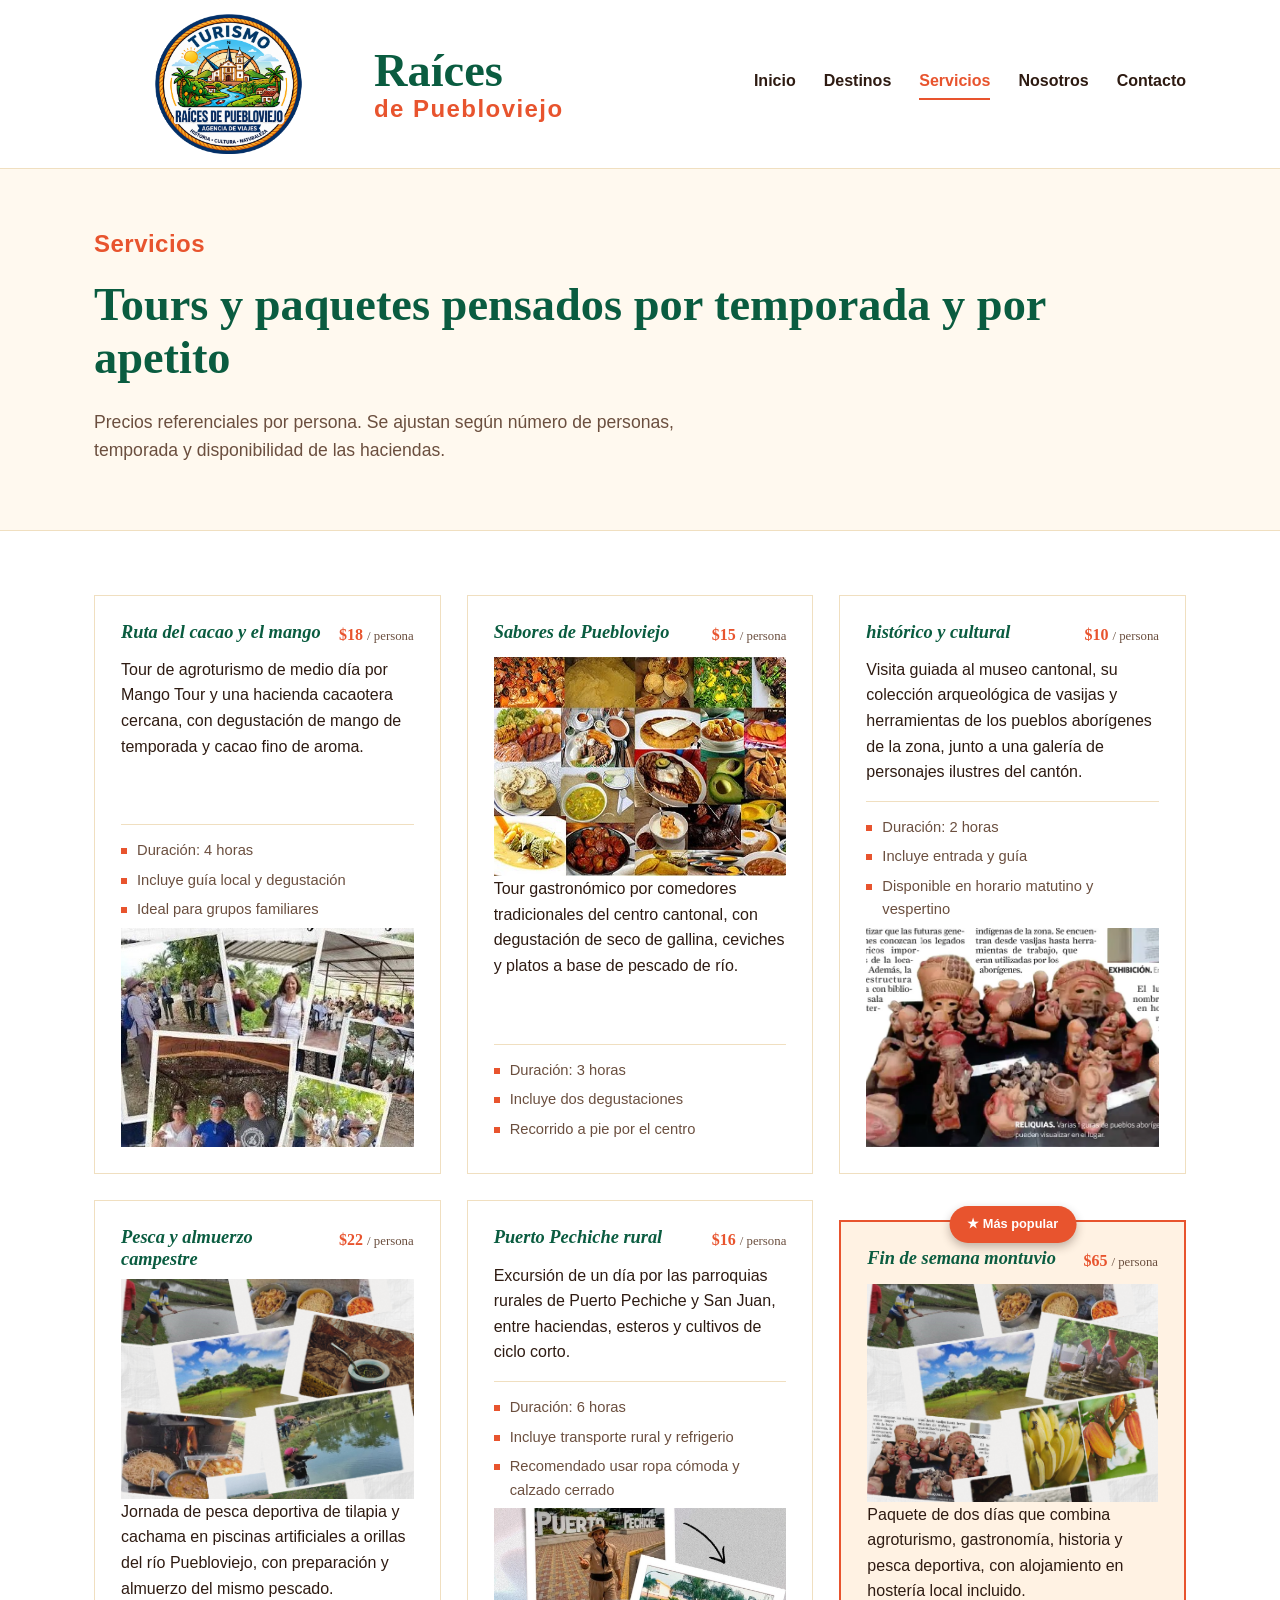
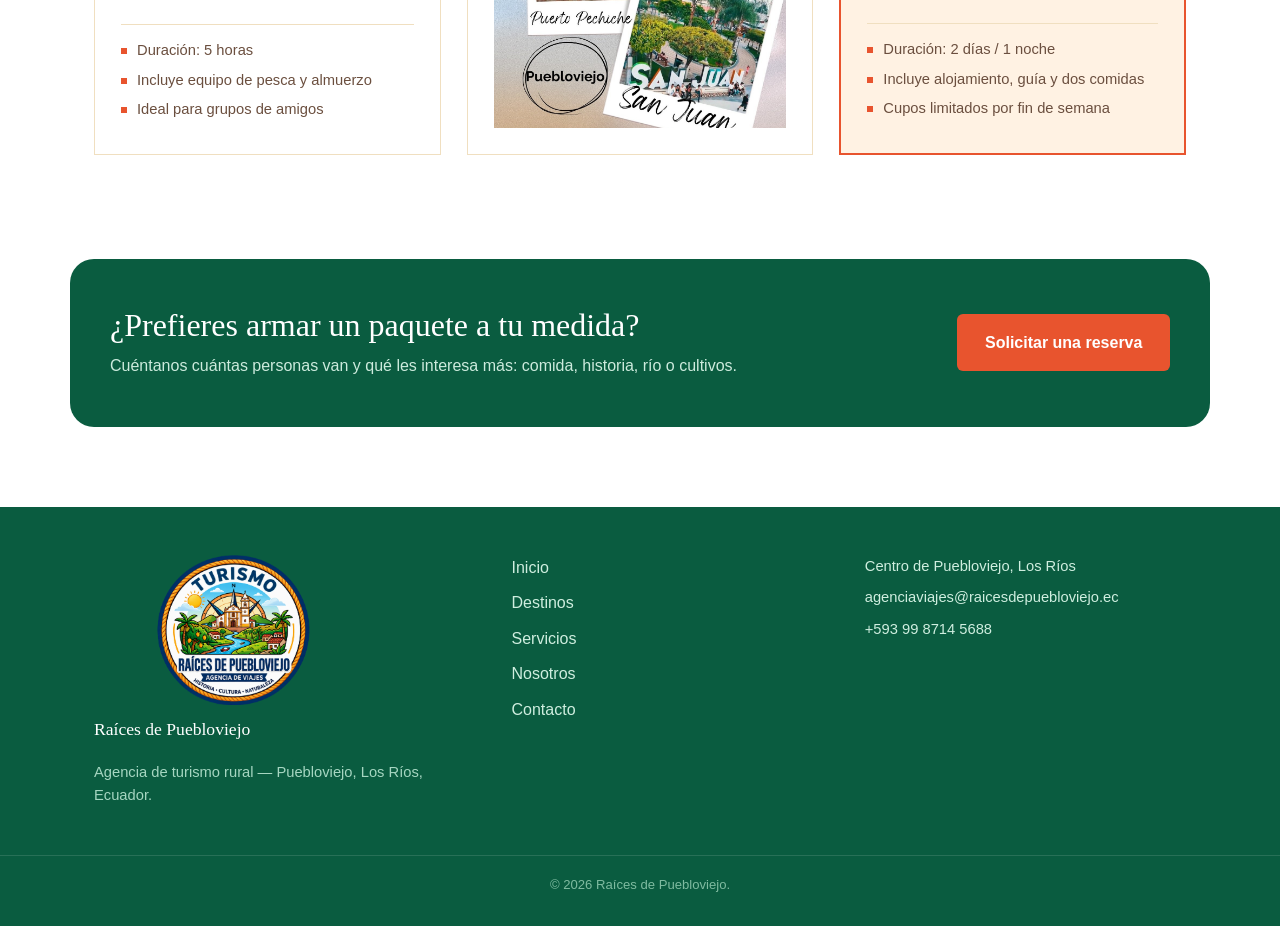
<file: servicios.html>
<!DOCTYPE html>
<html lang="es">
<head>
<meta charset="UTF-8">
<meta name="viewport" content="width=device-width, initial-scale=1.0">
<title>Servicios y paquetes turísticos | Raíces de Puebloviejo</title>
<meta name="description" content="Tours de agroturismo, gastronomía, cultura y pesca deportiva en Puebloviejo, Los Ríos. Paquetes de medio día, día completo y fin de semana.">
<link rel="icon" href="images/mi-icono.jpg" type="image/jpeg">
<link rel="stylesheet" href="css/styles.css">
</head>
<body>

<header class="site-header">
  <div class="container header-inner">
    <a class="brand" href="index.html">
      <img src="images/mi-icono.png" alt="" class="brand-mark" width="270" height="140">
      <span class="brand-text">Raíces<em>de Puebloviejo</em></span>
    </a>
    <input type="checkbox" id="menu-toggle" class="menu-toggle-input">
    <label for="menu-toggle" class="menu-toggle-btn" aria-label="Abrir menú">
      <span></span><span></span><span></span>
    </label>
    <nav class="main-nav" aria-label="Navegación principal">
      <a href="index.html">Inicio</a>
      <a href="destinos.html">Destinos</a>
      <a href="servicios.html" class="active">Servicios</a>
      <a href="nosotros.html">Nosotros</a>
      <a href="contacto.html">Contacto</a>
    </nav>
  </div>
</header>

<main>

  <section class="page-hero">
    <div class="container">
      <p class="eyebrow">Servicios</p>
      <h1>Tours y paquetes pensados por temporada y por apetito</h1>
      <p class="hero-lead">Precios referenciales por persona. Se ajustan según número de personas, temporada y disponibilidad de las haciendas.</p>
    </div>
  </section>

  <section class="section">
    <div class="container">
      <div class="service-grid">

        <article class="service-card">
          <div class="service-top">
            <h2><em><strong>Ruta del cacao y el mango</strong></em></h2>
            <span class="price"><strong>$18 <small>/ persona</small></strong></span>
          </div>
          <p>Tour de agroturismo de medio día por Mango Tour y una hacienda cacaotera cercana, con degustación de mango de temporada y cacao fino de aroma.</p>
          <ul class="service-list">
            <li>Duración: 4 horas</li>
            <li>Incluye guía local y degustación</li>
            <li>Ideal para grupos familiares</li>
          </ul>
          <div class="attraction-media">
            <img src="images/servicio-cacao-mango.jpg" alt="Ruta del cacao y el mango en Puebloviejo">
          </div>
        </article>

        <article class="service-card">
          <div class="service-top">
            <h2><em><strong>Sabores de Puebloviejo</strong></em></h2>
            <span class="price">$15 <small>/ persona</small></span>
          </div>
          <div class="attraction-media">
            <img src="images/servicio-gastronomia.jpg" alt="Gastronomía tradicional de Puebloviejo">
          </div>
          <p>Tour gastronómico por comedores tradicionales del centro cantonal, con degustación de seco de gallina, ceviches y platos a base de pescado de río.</p>
          <ul class="service-list">
            <li>Duración: 3 horas</li>
            <li>Incluye dos degustaciones</li>
            <li>Recorrido a pie por el centro</li>
          </ul>
        </article>

        <article class="service-card">
          <div class="service-top">
            <h2><em><strong>histórico y cultural</strong></em></h2>
            <span class="price">$10 <small>/ persona</small></span>
          </div>
          <p>Visita guiada al museo cantonal, su colección arqueológica de vasijas y herramientas de los pueblos aborígenes de la zona, junto a una galería de personajes ilustres del cantón.</p>
          <ul class="service-list">
            <li>Duración: 2 horas</li>
            <li>Incluye entrada y guía</li>
            <li>Disponible en horario matutino y vespertino</li>
          </ul>
          <div class="attraction-media">
            <img src="images/atractivo-museo.jpg" alt="Centro Cultural Justino Cornejo Vizcaíno">
          </div>
        </article>

        <article class="service-card">
          <div class="service-top">
            <h2><em><strong>Pesca y almuerzo campestre</strong></em></h2>
            <span class="price">$22 <small>/ persona</small></span>
          </div>
          <div class="attraction-media">
            <img src="images/servicio-pescaalmuerzo.png" alt="Pesca deportiva y almuerzo campestre en el río Puebloviejo">
          </div>
          <p>Jornada de pesca deportiva de tilapia y cachama en piscinas artificiales a orillas del río Puebloviejo, con preparación y almuerzo del mismo pescado.</p>
          <ul class="service-list">
            <li>Duración: 5 horas</li>
            <li>Incluye equipo de pesca y almuerzo</li>
            <li>Ideal para grupos de amigos</li>
          </ul>
        </article>

        <article class="service-card">
          <div class="service-top">
            <h2><em><strong>Puerto Pechiche rural</strong></em></h2>
            <span class="price">$16 <small>/ persona</small></span>
          </div>
          <p>Excursión de un día por las parroquias rurales de Puerto Pechiche y San Juan, entre haciendas, esteros y cultivos de ciclo corto.</p>
          <ul class="service-list">
            <li>Duración: 6 horas</li>
            <li>Incluye transporte rural y refrigerio</li>
            <li>Recomendado usar ropa cómoda y calzado cerrado</li>
          </ul>
          <div class="attraction-media">
            <img src="images/atractivo-pechiche.jpg" alt="Paisaje rural de Puerto Pechiche y San Juan">
          </div>
        </article>

        <article class="service-card featured">
          <span class="featured-badge">★ Más popular</span>
          <div class="service-top">
            <h2><em><strong>Fin de semana montuvio</strong></em></h2>
            <span class="price">$65 <small>/ persona</small></span>
          </div>
          <div class="attraction-media">
            <img src="images/servicio-finmontuvio.png" alt="Fin de semana montuvio en Puebloviejo">
          </div>
          <p>Paquete de dos días que combina agroturismo, gastronomía, historia y pesca deportiva, con alojamiento en hostería local incluido.</p>
          <ul class="service-list">
            <li>Duración: 2 días / 1 noche</li>
            <li>Incluye alojamiento, guía y dos comidas</li>
            <li>Cupos limitados por fin de semana</li>
          </ul>
        </article>

      </div>
    </div>
  </section>

  <section class="cta-band">
    <div class="container cta-inner">
      <div>
        <h2>¿Prefieres armar un paquete a tu medida?</h2>
        <p>Cuéntanos cuántas personas van y qué les interesa más: comida, historia, río o cultivos.</p>
      </div>
      <a href="contacto.html" class="btn btn-primary">Solicitar una reserva</a>
    </div>
  </section>

</main>

<footer class="site-footer">
  <div class="container footer-inner">
    <div class="footer-brand">
      <img src="images/mi-icono.png" alt="" class="brand-mark" width="280" height="150">
      <span>Raíces de Puebloviejo</span>
      <p>Agencia de turismo rural — Puebloviejo, Los Ríos, Ecuador.</p>
    </div>
    <nav class="footer-nav" aria-label="Enlaces del pie de página">
      <a href="index.html">Inicio</a>
      <a href="destinos.html">Destinos</a>
      <a href="servicios.html">Servicios</a>
      <a href="nosotros.html">Nosotros</a>
      <a href="contacto.html">Contacto</a>
    </nav>
    <div class="footer-contact">
      <p>Centro de Puebloviejo, Los Ríos</p>
      <p>agenciaviajes@raicesdepuebloviejo.ec</p>
      <p>+593 99 8714 5688</p>
    </div>
  </div>
  <div class="footer-bottom">
    <p>&copy; 2026 Raíces de Puebloviejo.</p>
  </div>
</footer>

</body>
</html>
</file>
<file: css/styles.css>
:root {
  --verde-cacao: #128059;
  --verde-cacao-oscuro: #0A5C40;
  --dorado-mango: #FFA726;
  --terracota-rio: #E8542E;
  --azul-rio: #0EA5A0;
  --crema-arroz: #FFF9EF;
  --blanco-calido: #FFFFFF;
  --cafe-oscuro: #2E1B12;
  --cafe-suave: #6B4F3F;
  --borde-suave: #F0DFC0;

  --fuente-titulo: "Fraunces", Georgia, serif;
  --fuente-texto: "Public Sans", -apple-system, BlinkMacSystemFont, sans-serif;

  --radio: 6px;
  --sombra-suave: 0 8px 24px rgba(46, 27, 18, 0.12);
}

* { box-sizing: border-box; }

html { scroll-behavior: smooth; }

body {
  margin: 0;
  font-family: var(--fuente-texto);
  color: var(--cafe-oscuro);
  background: var(--blanco-calido);
  line-height: 1.6;
}

img { max-width: 100%; display: block; }

a { color: inherit; }

.container {
  width: 100%;
  max-width: 1140px;
  margin: 0 auto;
  padding: 0 24px;
}

h1, h2, h3 {
  font-family: var(--fuente-titulo);
  color: var(--verde-cacao-oscuro);
  line-height: 1.15;
  margin: 0 0 0.5em;
}

h1 { font-size: clamp(2rem, 4vw, 2.9rem); font-weight: 600; }
h2 { font-size: clamp(1.5rem, 3vw, 2rem); font-weight: 500; }
h3 { font-size: 1.2rem; font-weight: 500; }

p { margin: 0 0 1em; }

.eyebrow {
  font-family: var(--fuente-texto);
  color: var(--terracota-rio);
  font-weight: 600;
  letter-spacing: 0.02em;
  margin: 0 0 0.6em;
  font-size: 1.5rem;
}


.btn {
  display: inline-block;
  padding: 0.85em 1.6em;
  border-radius: var(--radio);
  font-weight: 600;
  text-decoration: none;
  border: 2px solid transparent;
  transition: transform 0.15s ease, background 0.15s ease, color 0.15s ease;
}

.btn-primary {
  background: var(--terracota-rio);
  color: var(--blanco-calido);
}
.btn-primary:hover,
.btn-primary:focus-visible {
  background: #C23F1D;
  transform: translateY(-1px);
}

.btn-outline {
  background: transparent;
  border-color: var(--verde-cacao);
  color: var(--verde-cacao);
}
.btn-outline:hover,
.btn-outline:focus-visible {
  background: var(--verde-cacao);
  color: var(--blanco-calido);
}


.site-header {
  background: var(--blanco-calido);
  border-bottom: 1px solid var(--borde-suave);
  position: sticky;
  top: 0;
  z-index: 50;
}

.header-inner {
  display: flex;
  align-items: center;
  justify-content: space-between;
  padding-top: 14px;
  padding-bottom: 14px;
  position: relative;
}

.brand {
  display: flex;
  align-items: center;
  gap: 10px;
  text-decoration: none;
}

.brand-mark { transition: transform 0.4s ease; }
.brand:hover .brand-mark { transform: rotate(18deg); }

.brand-text {
  font-family: var(--fuente-titulo);
  font-size: 2.9rem;
  font-weight: 600;
  color: var(--verde-cacao-oscuro);
  display: flex;
  flex-direction: column;
  line-height: 1.1;
}

.brand-text em {
  font-style: normal;
  font-family: var(--fuente-texto);
  font-size: 1.5rem;
  font-weight: 600;
  letter-spacing: 0.06em;
  color: var(--terracota-rio);
}

.main-nav {
  display: flex;
  gap: 28px;
}

.main-nav a {
  text-decoration: none;
  color: var(--cafe-oscuro);
  font-weight: 700;
  padding-bottom: 4px;
  border-bottom: 2px solid transparent;
}

.main-nav a:hover,
.main-nav a:focus-visible,
.main-nav a.active {
  color: var(--terracota-rio);
  border-bottom-color: var(--terracota-rio);
}

.menu-toggle-input { display: none; }

.menu-toggle-btn {
  display: none;
  flex-direction: column;
  gap: 5px;
  cursor: pointer;
  padding: 6px;
}

.menu-toggle-btn span {
  width: 24px;
  height: 2px;
  background: var(--verde-cacao-oscuro);
}


.hero {
  background:
    repeating-linear-gradient(
      100deg,
      var(--verde-cacao) 0px, var(--verde-cacao) 42px,
      var(--verde-cacao-oscuro) 42px, var(--verde-cacao-oscuro) 84px
    );
  color: var(--blanco-calido);
}

.hero-inner {
  display: grid;
  grid-template-columns: 1.15fr 0.85fr;
  align-items: center;
  gap: 40px;
  padding: 64px 24px 56px;
}

.hero-copy .eyebrow { color: var(--dorado-mango); }

.hero h1 { color: var(--blanco-calido); }

.hero-lead {
  font-size: 1.1rem;
  color: #E1F5EC;
  max-width: 46ch;
}

.hero-actions {
  display: flex;
  flex-wrap: wrap;
  gap: 14px;
  margin-top: 1.6em;
}

.hero .btn-outline {
  border-color: var(--blanco-calido);
  color: var(--blanco-calido);
}
.hero .btn-outline:hover,
.hero .btn-outline:focus-visible {
  background: var(--blanco-calido);
  color: var(--verde-cacao-oscuro);
}

.hero-art {
  overflow: hidden;
  border: 3px solid rgba(255, 253, 248, 0.25);
}

.hero-img {
  width: 100%;
  height: 100%;
  aspect-ratio: 4 / 5;
  object-fit: cover;
  transition: transform 0.6s ease;
}

.hero-art:hover .hero-img {
  transform: scale(1.06);
}


.section { padding: 64px 0; }

.strip-bg { background: var(--crema-arroz); }

.section-head { max-width: 60ch; margin-bottom: 2.2em; }

.intro-grid {
  display: grid;
  grid-template-columns: 1fr 1fr;
  gap: 40px;
}

.page-hero {
  background: var(--crema-arroz);
  padding: 56px 0 48px;
  border-bottom: 1px solid var(--borde-suave);
}
.page-hero .hero-lead { max-width: 60ch; color: var(--cafe-suave); }


.feature-grid {
  display: grid;
  grid-template-columns: repeat(3, 1fr);
  gap: 28px;
}

.feature-card {
  border: 1px solid var(--borde-suave);
  border-top: 4px solid var(--terracota-rio);
  position: relative;
  margin-top: 20px;
  transition: transform 0.25s ease, box-shadow 0.25s ease;
}

.feature-card:hover,
.feature-card:focus-within {
  transform: translateY(-6px);
  box-shadow: var(--sombra-suave);
}

.feature-image-wrap {
  overflow: hidden;
}

.feature-card .feature-image {
  width: 100%;
  aspect-ratio: 4 / 3;
  object-fit: cover;
  transition: transform 0.5s ease;
}

.feature-card:hover .feature-image,
.feature-card:focus-within .feature-image {
  transform: scale(1.08);
}

.feature-number {
  position: absolute;
  top: -20px;
  left: 50%;
  transform: translateX(-50%);
  width: 44px;
  height: 44px;
  border-radius: 50%;
  background: var(--terracota-rio);
  color: var(--blanco-calido);
  font-family: var(--fuente-titulo);
  font-weight: 600;
  font-size: 1.2rem;
  display: flex;
  align-items: center;
  justify-content: center;
  border: 3px solid var(--blanco-calido);
  box-shadow: 0 4px 10px rgba(46, 27, 18, 0.3);
  z-index: 3;
}

.feature-number.num-dorado { background: var(--dorado-mango); }
.feature-number.num-azul { background: var(--azul-rio); }

.feature-card h3,
.feature-card p { padding: 0 24px; }
.feature-card h3 { margin-top: 18px; }
.feature-card p:last-child { padding-bottom: 24px; }


.cta-band {
  padding: 40px 0;
}

.cta-inner {
  background: var(--verde-cacao-oscuro);
  color: var(--blanco-calido);
  border-radius: 24px;
  display: flex;
  align-items: center;
  justify-content: space-between;
  gap: 24px;
  flex-wrap: wrap;
  padding: 48px 40px;
}

.cta-band h2 { color: var(--blanco-calido); margin-bottom: 0.3em; }
.cta-band p { color: #CDEBDD; margin: 0; }


.attraction-grid {
  display: grid;
  grid-template-columns: repeat(3, 1fr);
  gap: 28px;
}

.attraction-card {
  display: flex;
  flex-direction: column;
  border: 1px solid var(--borde-suave);
  background: var(--blanco-calido);
  overflow: hidden;
  transition: transform 0.25s ease, box-shadow 0.25s ease;
}

.attraction-card:hover,
.attraction-card:focus-within {
  transform: translateY(-6px);
  box-shadow: var(--sombra-suave);
}

.attraction-media {
  aspect-ratio: 4 / 3;
  overflow: hidden;
}

.attraction-media img {
  width: 100%;
  height: 100%;
  object-fit: cover;
  transition: transform 0.5s ease;
}

.attraction-card:hover .attraction-media img,
.attraction-card:focus-within .attraction-media img {
  transform: scale(1.08);
}

.attraction-body { padding: 22px; }

.tag {
  display: inline-block;
  font-size: 0.78rem;
  font-weight: 600;
  padding: 3px 10px;
  border-radius: 999px;
  margin-bottom: 10px;
}
.tag-agro { background: #D8F5E7; color: var(--verde-cacao); }
.tag-cultura { background: #FFE3D6; color: var(--terracota-rio); }
.tag-rio { background: #D6F5F3; color: var(--azul-rio); }

.attraction-body h2 { font-size: 1.25rem; }

.attraction-meta {
  font-size: 0.92rem;
  color: var(--cafe-suave);
  margin-bottom: 0.4em;
}


.service-grid {
  display: grid;
  grid-template-columns: repeat(3, 1fr);
  gap: 26px;
}

.service-card {
  border: 1px solid var(--borde-suave);
  padding: 26px;
  display: flex;
  flex-direction: column;
  position: relative;
  transition: transform 0.25s ease, box-shadow 0.25s ease;
}

.service-card:hover,
.service-card:focus-within {
  transform: translateY(-6px);
  box-shadow: var(--sombra-suave);
}

.service-card.featured {
  border-color: var(--terracota-rio);
  border-width: 2px;
  background: #FFF2E3;
  margin-top: 20px;
}

.service-media {
  aspect-ratio: 4 / 3;
  overflow: hidden;
  margin: -26px -26px 18px -26px;
}

.service-media img {
  width: 100%;
  height: 100%;
  object-fit: cover;
  transition: transform 0.5s ease;
}

.service-card:hover .service-media img,
.service-card:focus-within .service-media img {
  transform: scale(1.08);
}

.featured-badge {
  position: absolute;
  top: -16px;
  left: 50%;
  transform: translateX(-50%);
  background: var(--terracota-rio);
  color: var(--blanco-calido);
  font-size: 0.8rem;
  font-weight: 600;
  padding: 8px 18px;
  border-radius: 999px;
  box-shadow: 0 4px 10px rgba(46, 27, 18, 0.3);
  z-index: 3;
  white-space: nowrap;
}

.service-top {
  display: flex;
  justify-content: space-between;
  align-items: flex-start;
  gap: 12px;
  margin-bottom: 0.6em;
}

.service-top h2 { font-size: 1.15rem; margin-bottom: 0; }

.price {
  font-family: var(--fuente-titulo);
  font-weight: 600;
  color: var(--terracota-rio);
  white-space: nowrap;
}
.price small { font-size: 0.8em; font-weight: 500; color: var(--cafe-suave); }

.service-list {
  list-style: none;
  padding: 0;
  margin: auto 0 0;
  border-top: 1px solid var(--borde-suave);
  padding-top: 14px;
}
.service-list li {
  font-size: 0.92rem;
  color: var(--cafe-suave);
  margin-bottom: 6px;
  padding-left: 16px;
  position: relative;
}
.service-list li::before {
  content: "";
  position: absolute;
  left: 0;
  top: 9px;
  width: 6px;
  height: 6px;
  background: var(--terracota-rio);
}


.two-col {
  display: grid;
  grid-template-columns: 1fr 1fr;
  gap: 48px;
}

.reasons-list {
  padding-left: 1.2em;
  margin: 0;
}
.reasons-list li { margin-bottom: 0.6em; }

.mvv-grid {
  display: grid;
  grid-template-columns: repeat(3, 1fr);
  gap: 28px;
}

.mvv-card {
  background: var(--blanco-calido);
  padding: 26px;
  border-top: 4px solid var(--verde-cacao);
  transition: transform 0.25s ease, box-shadow 0.25s ease;
}

.mvv-card.mvv-dorado { border-top-color: var(--dorado-mango); }
.mvv-card.mvv-terracota { border-top-color: var(--terracota-rio); }

.mvv-card:hover,
.mvv-card:focus-within {
  transform: translateY(-6px);
  box-shadow: var(--sombra-suave);
}


.contact-layout { align-items: start; }

.contact-form {
  display: flex;
  flex-direction: column;
  gap: 18px;
}

.form-row { display: flex; flex-direction: column; gap: 6px; }

.form-row-split {
  display: grid;
  grid-template-columns: 1fr 1fr;
  gap: 18px;
}
.form-row-split > div { display: flex; flex-direction: column; gap: 6px; }

label { font-weight: 600; font-size: 0.92rem; }

input, select, textarea {
  font-family: var(--fuente-texto);
  font-size: 1rem;
  padding: 0.7em 0.9em;
  border: 1px solid var(--borde-suave);
  border-radius: var(--radio);
  background: var(--blanco-calido);
  color: var(--cafe-oscuro);
}

input:focus-visible,
select:focus-visible,
textarea:focus-visible {
  outline: 2px solid var(--terracota-rio);
  outline-offset: 1px;
}

.btn-submit {
  border: none;
  cursor: pointer;
  align-self: flex-start;
  margin-top: 8px;
}

.contact-info {
  background: var(--crema-arroz);
  padding: 26px;
  border-top: 4px solid var(--terracota-rio);
}
.contact-info p { margin-bottom: 0.7em; }
.contact-note {
  margin-top: 1.4em;
  font-size: 0.86rem;
  color: var(--cafe-suave);
}


.site-footer {
  background: var(--verde-cacao-oscuro);
  color: #CFEEDF;
  margin-top: 40px;
}

.footer-inner {
  display: grid;
  grid-template-columns: 1.2fr 1fr 1fr;
  gap: 32px;
  padding: 48px 24px 32px;
}

.footer-brand {
  display: flex;
  flex-wrap: wrap;
  align-items: center;
  gap: 10px;
}
.footer-brand span {
  font-family: var(--fuente-titulo);
  font-size: 1.1rem;
  color: var(--blanco-calido);
}
.footer-brand p {
  flex-basis: 100%;
  margin-top: 8px;
  color: #A6D6C1;
  font-size: 0.92rem;
}

.footer-nav {
  display: flex;
  flex-direction: column;
  gap: 10px;
}
.footer-nav a { text-decoration: none; color: #CFEEDF; }
.footer-nav a:hover, .footer-nav a:focus-visible { color: var(--dorado-mango); }

.footer-contact p { margin-bottom: 8px; color: #CFEEDF; font-size: 0.92rem; }

.footer-bottom {
  border-top: 1px solid rgba(255,255,255,0.12);
  padding: 18px 24px;
  text-align: center;
  font-size: 0.82rem;
  color: #7FBBA0;
}


@media (max-width: 900px) {
  .hero-inner { grid-template-columns: 1fr; }
  .hero-art { order: -1; }
  .hero-svg { max-width: 200px; }

  .intro-grid,
  .two-col { grid-template-columns: 1fr; }

  .feature-grid,
  .service-grid,
  .mvv-grid { grid-template-columns: repeat(2, 1fr); }

  .attraction-grid { grid-template-columns: 1fr; }

  .footer-inner { grid-template-columns: 1fr 1fr; }
}

@media (max-width: 768px) {
  .main-nav {
    position: absolute;
    top: 100%;
    left: 0;
    right: 0;
    background: var(--blanco-calido);
    flex-direction: column;
    gap: 0;
    border-bottom: 1px solid var(--borde-suave);
    display: none;
  }
  .main-nav a {
    padding: 14px 24px;
    border-bottom: 1px solid var(--borde-suave);
  }
  .menu-toggle-btn { display: flex; }
  .menu-toggle-input:checked ~ .main-nav { display: flex; }

  .feature-grid,
  .service-grid,
  .mvv-grid { grid-template-columns: 1fr; }

  .form-row-split { grid-template-columns: 1fr; }

  .cta-inner { flex-direction: column; align-items: flex-start; }

  .footer-inner { grid-template-columns: 1fr; }
}

@media (max-width: 480px) {
  .attraction-card { flex-direction: column; }
  .attraction-media { width: 88px; }
}
</file>
